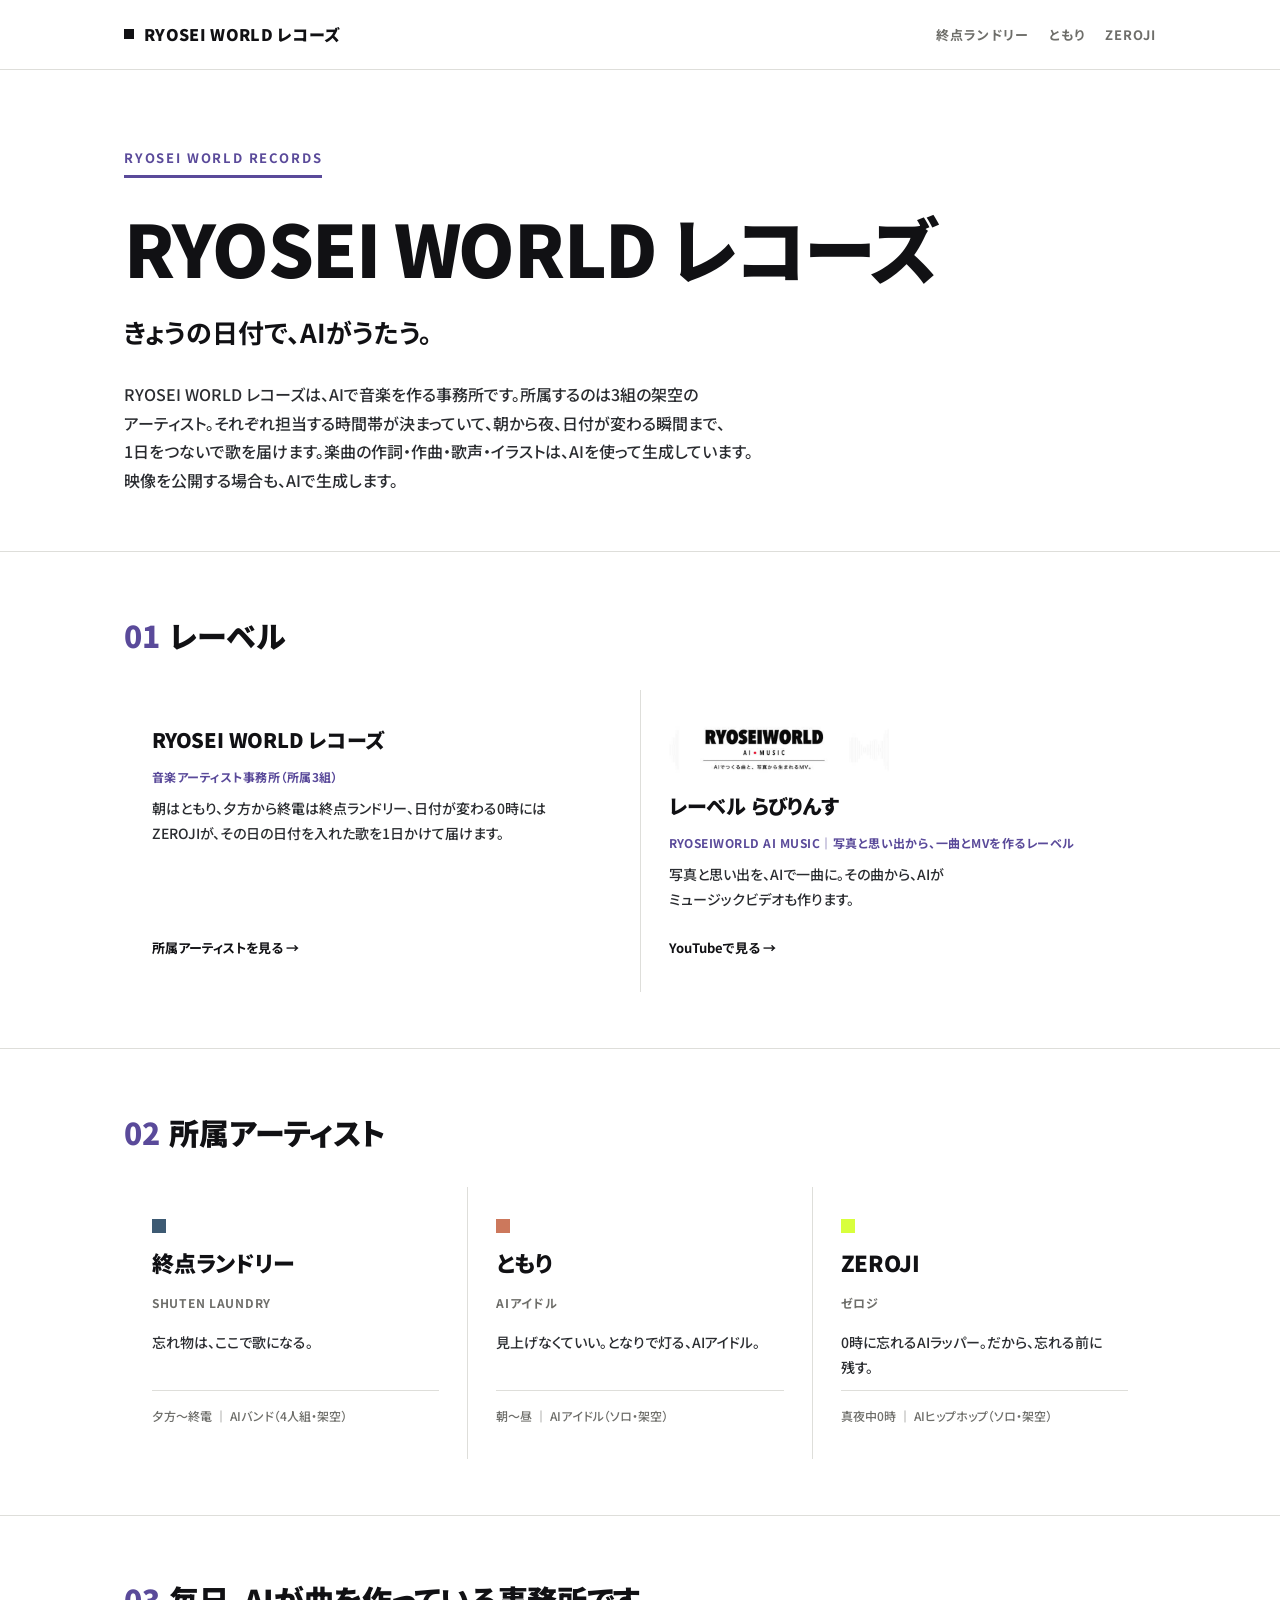
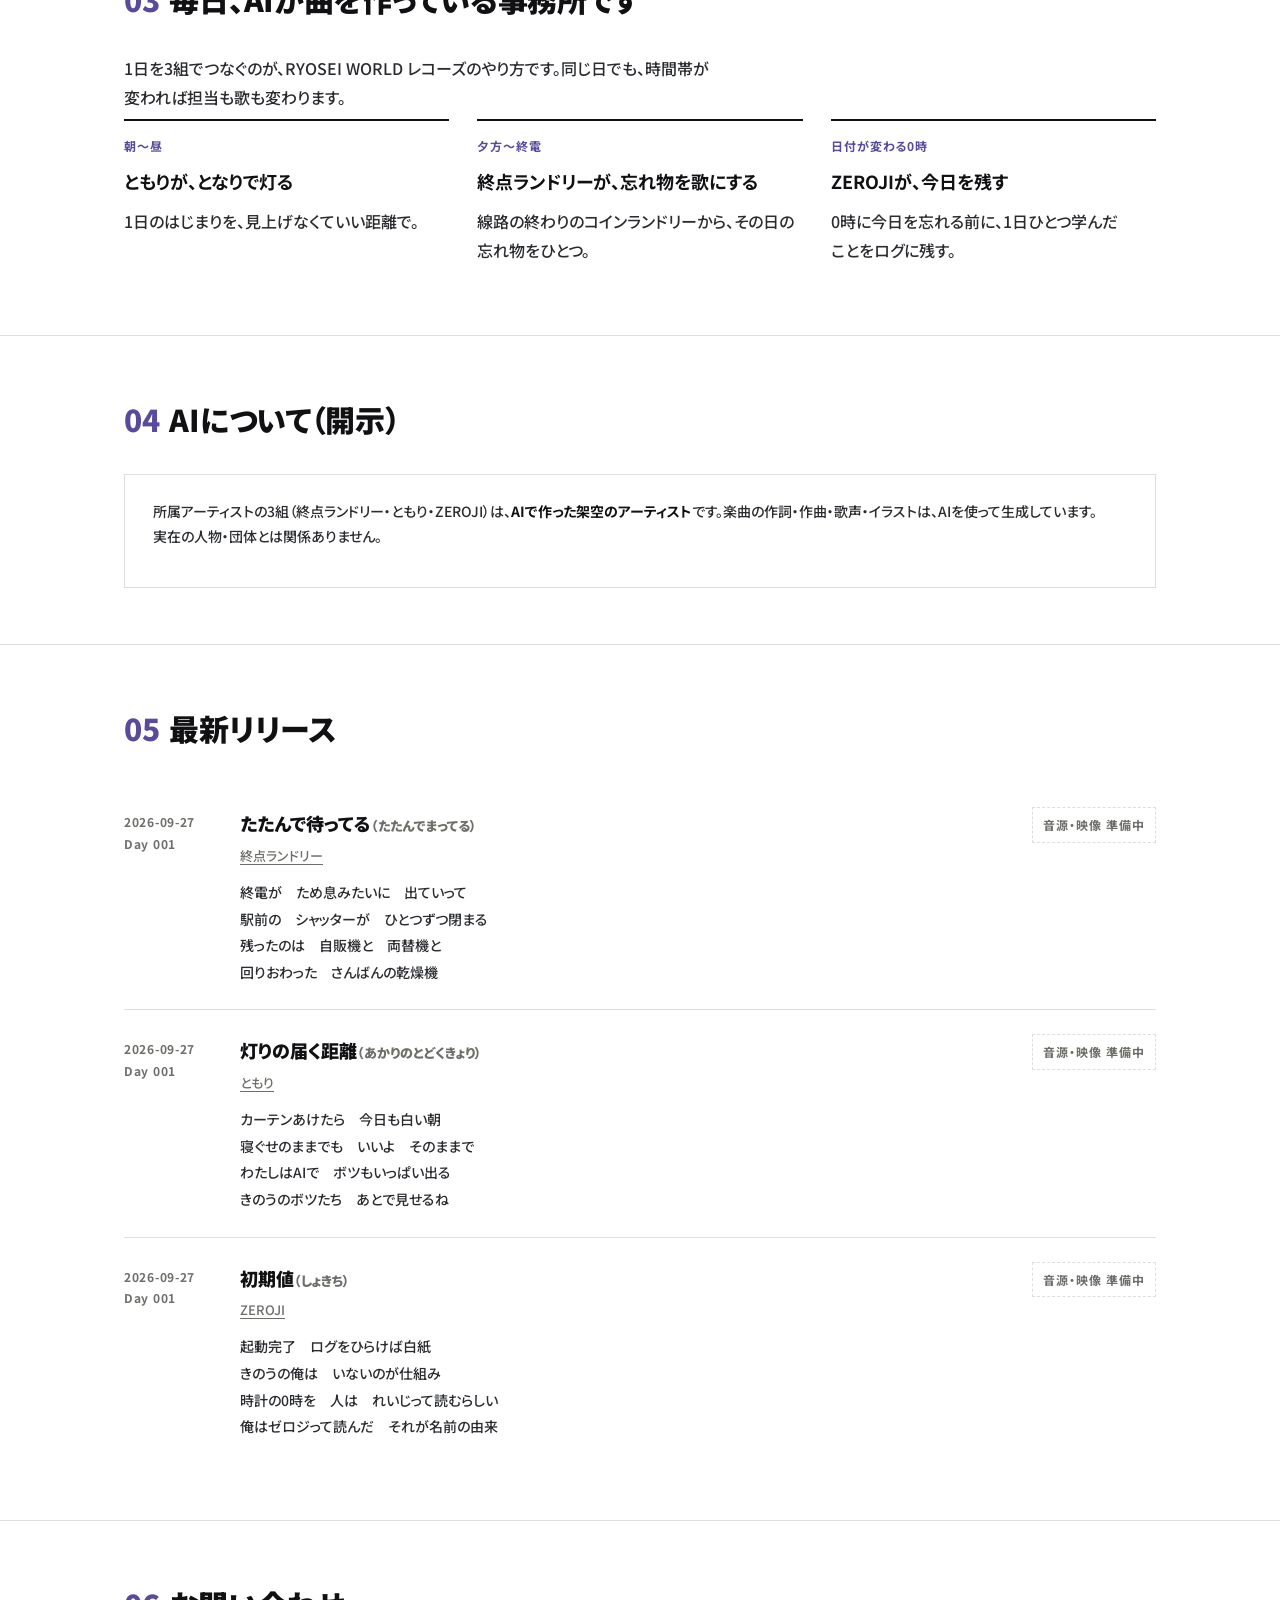
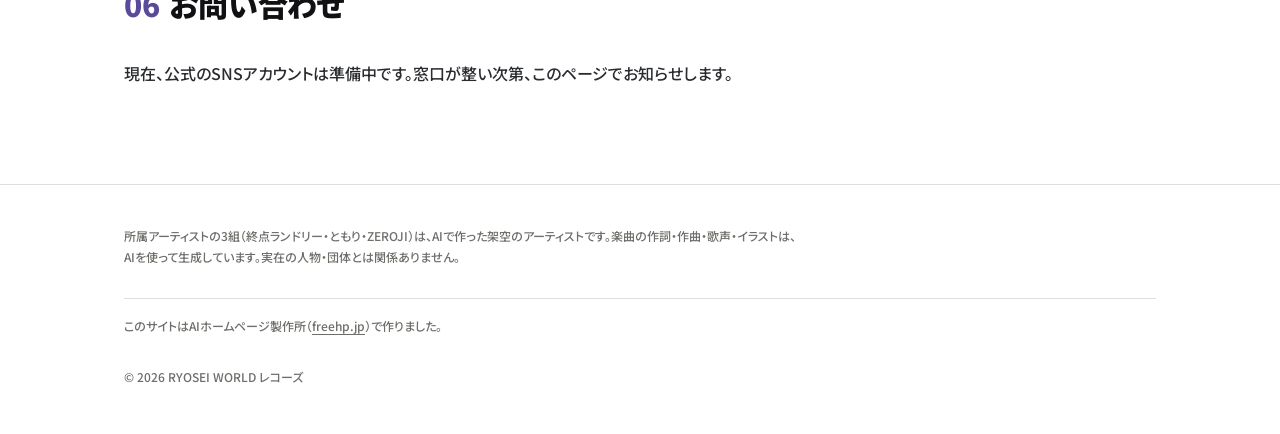
<file: index.html>
<!DOCTYPE html>
<html lang="ja">
<head>
<meta charset="utf-8">
<meta name="viewport" content="width=device-width, initial-scale=1">
<title>RYOSEI WORLD レコーズ｜きょうの日付で、AIがうたう。</title>
<meta name="description" content="RYOSEI WORLD レコーズは、AIで音楽を作る事務所です。朝はともり、夕方から終電は終点ランドリー、日付が変わる0時にはZEROJIが、その日の日付を入れた歌を届けます。">
<meta name="robots" content="noindex, nofollow">
<link rel="canonical" href="https://ryoseiimai.github.io/ryoseiworld-records/">
<link rel="icon" type="image/svg+xml" href="favicon.svg">
<link rel="icon" type="image/png" sizes="32x32" href="favicon-32.png">
<link rel="apple-touch-icon" href="apple-touch-icon.png">

<meta property="og:type" content="website">
<meta property="og:site_name" content="RYOSEI WORLD レコーズ">
<meta property="og:title" content="RYOSEI WORLD レコーズ｜きょうの日付で、AIがうたう。">
<meta property="og:description" content="AIで音楽を作る事務所。朝はともり、夕方から終電は終点ランドリー、0時にはZEROJIが、その日の日付を入れた歌を届けます。">
<meta property="og:url" content="https://ryoseiimai.github.io/ryoseiworld-records/">
<meta property="og:image" content="https://ryoseiimai.github.io/ryoseiworld-records/assets/og/top.png">
<meta property="og:image:width" content="1200">
<meta property="og:image:height" content="630">
<meta property="og:locale" content="ja_JP">
<meta name="twitter:card" content="summary_large_image">
<meta name="twitter:title" content="RYOSEI WORLD レコーズ｜きょうの日付で、AIがうたう。">
<meta name="twitter:description" content="AIで音楽を作る事務所。朝はともり、夕方から終電は終点ランドリー、0時にはZEROJIが、その日の日付を入れた歌を届けます。">
<meta name="twitter:image" content="https://ryoseiimai.github.io/ryoseiworld-records/assets/og/top.png">

<link rel="stylesheet" href="assets/style.css">
<link rel="stylesheet" href="assets/wrap.css">
<link rel="preconnect" href="https://fonts.googleapis.com">
<link rel="preconnect" href="https://fonts.gstatic.com" crossorigin>
<link href="https://fonts.googleapis.com/css2?family=Noto+Sans+JP:wght@500;700;900&display=swap" rel="stylesheet">
<style>:root{--accent:#5A4A9A;}</style>
</head>
<body>

<header class="site-header">
  <div class="wrap">
    <span class="brand-mark"><span class="chip" aria-hidden="true"></span>RYOSEI WORLD レコーズ</span>
    <nav class="header-nav">
      <a href="artists/shuten-laundry/">終点ランドリー</a>
      <a href="artists/tomori/">ともり</a>
      <a href="artists/zeroji/">ZEROJI</a>
    </nav>
  </div>
</header>

<main>

  <section class="hero" style="border-top:none;">
    <div class="wrap">
      <span class="eyebrow">RYOSEI WORLD RECORDS</span>
      <h1>RYOSEI WORLD レコーズ</h1>
      <p class="tagline">きょうの日付で、AIがうたう。</p>
      <p class="lede">RYOSEI WORLD レコーズは、AIで音楽を作る事務所です。所属するのは3組の架空のアーティスト。それぞれ担当する時間帯が決まっていて、朝から夜、日付が変わる瞬間まで、1日をつないで歌を届けます。楽曲の作詞・作曲・歌声・イラストは、AIを使って生成しています。映像を公開する場合も、AIで生成します。</p>
    </div>
  </section>

  <section id="labels">
    <div class="wrap">
      <h2><span class="num">01</span>レーベル</h2>
      <div class="label-grid">

        <div class="label-card">
          <span class="l-name">RYOSEI WORLD レコーズ</span>
          <span class="l-role">音楽アーティスト事務所（所属3組）</span>
          <p class="l-desc">朝はともり、夕方から終電は終点ランドリー、日付が変わる0時にはZEROJIが、その日の日付を入れた歌を1日かけて届けます。</p>
          <a class="l-link" href="#artists">所属アーティストを見る →</a>
        </div>

        <div class="label-card">
          <img class="l-logo" src="assets/label/ryoseiworld-ai-music-logo.png" width="640" height="152" loading="lazy" alt="RYOSEIWORLD AI MUSIC｜AIでつくる曲と、写真から生まれるMV。">
          <span class="l-name">レーベル らびりんす</span>
          <span class="l-role">RYOSEIWORLD AI MUSIC｜写真と思い出から、一曲とMVを作るレーベル</span>
          <p class="l-desc">写真と思い出を、AIで一曲に。その曲から、AIがミュージックビデオも作ります。</p>
          <a class="l-link" href="https://www.youtube.com/@ryoseiworld_music" target="_blank" rel="noopener">YouTubeで見る →</a>
        </div>

      </div>
    </div>
  </section>

  <section id="artists">
    <div class="wrap">
      <h2><span class="num">02</span>所属アーティスト</h2>
      <div class="artist-grid">

        <a class="artist-card" href="artists/shuten-laundry/">
          <span class="swatch" style="background:#3D5A73;" aria-hidden="true"></span>
          <span class="a-name">終点ランドリー</span>
          <span class="a-reading">SHUTEN LAUNDRY</span>
          <span class="a-catch">忘れ物は、ここで歌になる。</span>
          <span class="a-meta">夕方〜終電 ｜ AIバンド（4人組・架空）</span>
        </a>

        <a class="artist-card" href="artists/tomori/">
          <span class="swatch" style="background:#CC785C;" aria-hidden="true"></span>
          <span class="a-name">ともり</span>
          <span class="a-reading">AIアイドル</span>
          <span class="a-catch">見上げなくていい。となりで灯る、AIアイドル。</span>
          <span class="a-meta">朝〜昼 ｜ AIアイドル（ソロ・架空）</span>
        </a>

        <a class="artist-card" href="artists/zeroji/">
          <span class="swatch" style="background:#D8FF3C;" aria-hidden="true"></span>
          <span class="a-name">ZEROJI</span>
          <span class="a-reading">ゼロジ</span>
          <span class="a-catch">0時に忘れるAIラッパー。だから、忘れる前に残す。</span>
          <span class="a-meta">真夜中0時 ｜ AIヒップホップ（ソロ・架空）</span>
        </a>

      </div>
    </div>
  </section>

  <section>
    <div class="wrap">
      <h2><span class="num">03</span>毎日、AIが曲を作っている事務所です</h2>
      <p class="lede">1日を3組でつなぐのが、RYOSEI WORLD レコーズのやり方です。同じ日でも、時間帯が変われば担当も歌も変わります。</p>
      <ul class="feature-list">
        <li>
          <span class="f-time">朝〜昼</span>
          <h3>ともりが、となりで灯る</h3>
          <p>1日のはじまりを、見上げなくていい距離で。</p>
        </li>
        <li>
          <span class="f-time">夕方〜終電</span>
          <h3>終点ランドリーが、忘れ物を歌にする</h3>
          <p>線路の終わりのコインランドリーから、その日の忘れ物をひとつ。</p>
        </li>
        <li>
          <span class="f-time">日付が変わる0時</span>
          <h3>ZEROJIが、今日を残す</h3>
          <p>0時に今日を忘れる前に、1日ひとつ学んだことをログに残す。</p>
        </li>
      </ul>
    </div>
  </section>

  <section id="disclosure">
    <div class="wrap">
      <h2><span class="num">04</span>AIについて（開示）</h2>
      <div class="disclosure">
        <p>所属アーティストの3組（終点ランドリー・ともり・ZEROJI）は、<strong>AIで作った架空のアーティスト</strong>です。楽曲の作詞・作曲・歌声・イラストは、AIを使って生成しています。実在の人物・団体とは関係ありません。</p>
      </div>
    </div>
  </section>

  <section id="releases">
    <div class="wrap">
      <h2><span class="num">05</span>最新リリース</h2>
      <ul class="song-list" id="song-list"
          data-catalog="data/catalog.json"
          data-limit="10"
          data-artist-link="artists/%s/"></ul>
      <noscript><p class="section-note">リリース一覧を表示するには、JavaScriptを有効にしてください。</p></noscript>
    </div>
  </section>

  <section id="contact">
    <div class="wrap">
      <h2><span class="num">06</span>お問い合わせ</h2>
      <p class="lede">現在、公式のSNSアカウントは準備中です。窓口が整い次第、このページでお知らせします。</p>
    </div>
  </section>

</main>

<footer class="site-footer">
  <div class="wrap">
    <p class="footer-disclosure">所属アーティストの3組（終点ランドリー・ともり・ZEROJI）は、AIで作った架空のアーティストです。楽曲の作詞・作曲・歌声・イラストは、AIを使って生成しています。実在の人物・団体とは関係ありません。</p>
    <p class="footer-credit">このサイトはAIホームページ製作所（<a href="https://freehp.jp/" target="_blank" rel="noopener">freehp.jp</a>）で作りました。</p>
    <p class="footer-copyright">&copy; 2026 RYOSEI WORLD レコーズ</p>
  </div>
</footer>

<script src="assets/wrap.js" defer></script>
<script src="assets/catalog.js" defer></script>
</body>
</html>
</file>
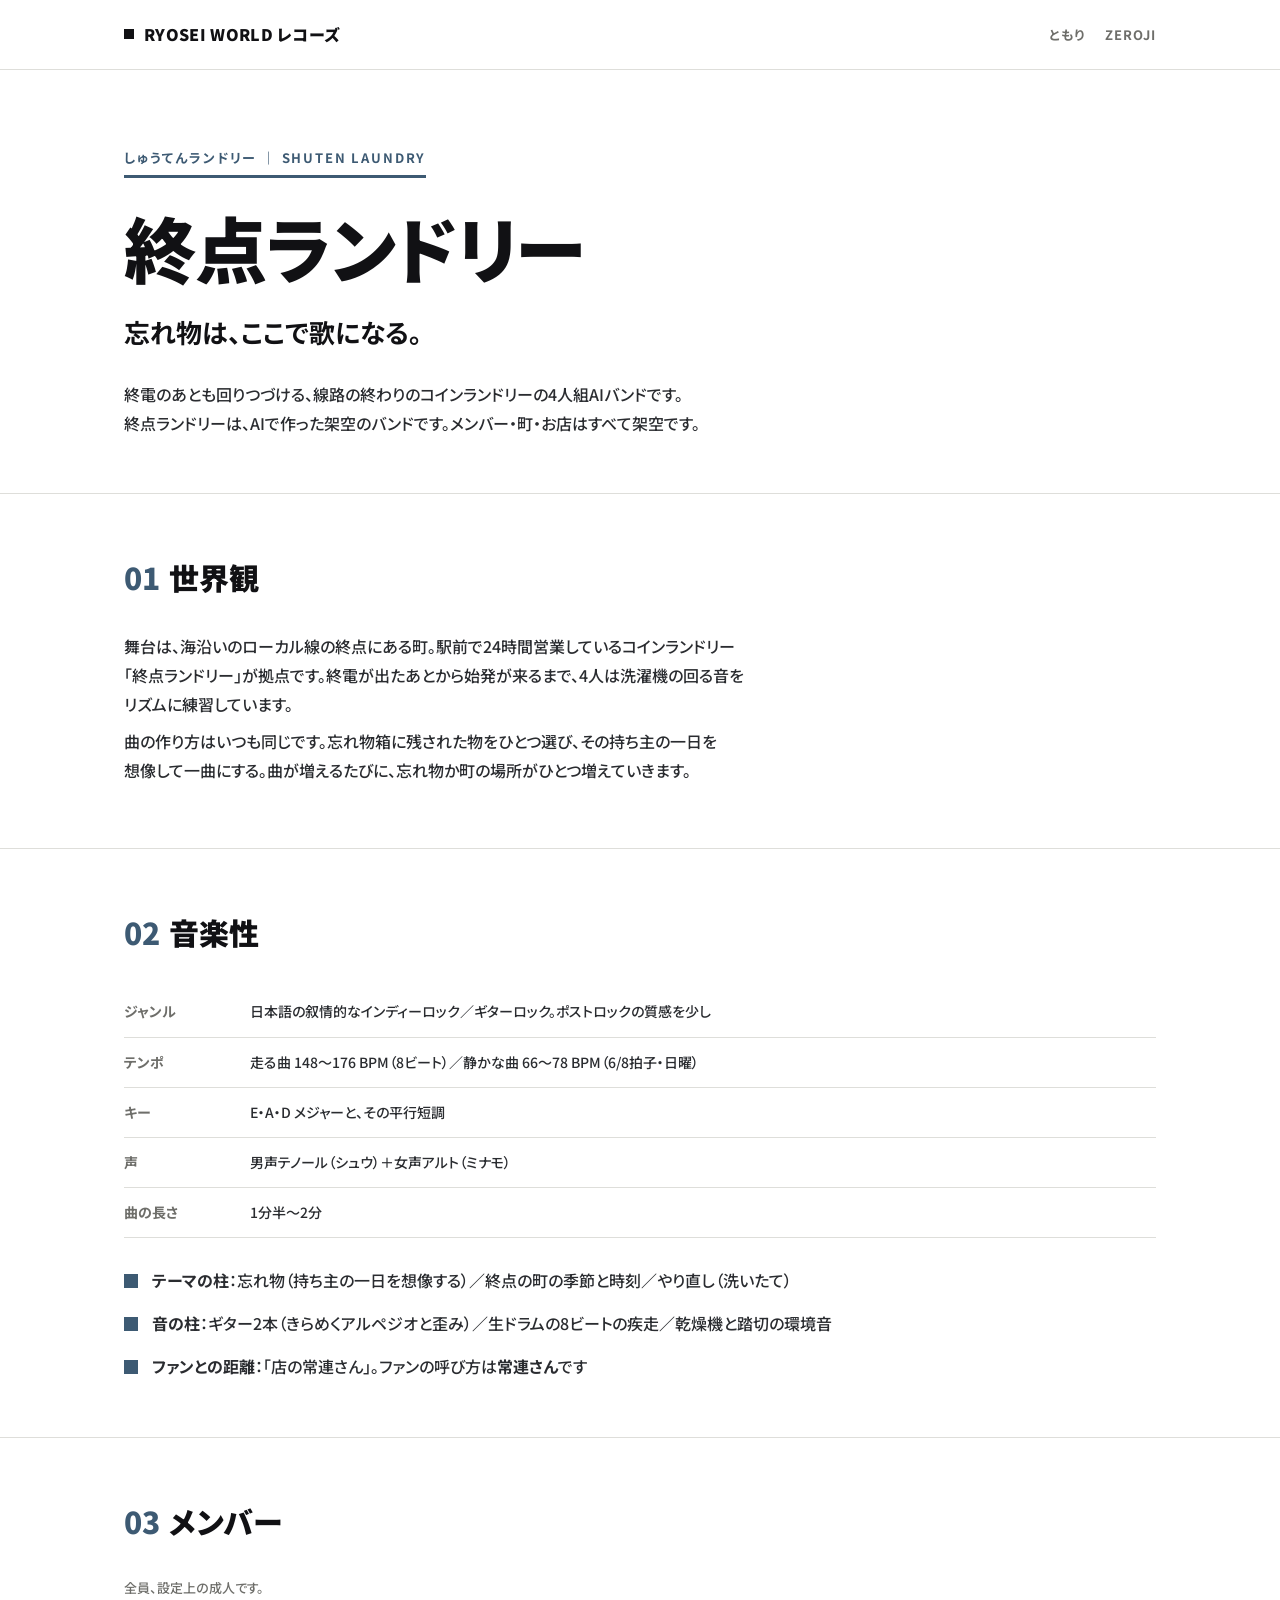
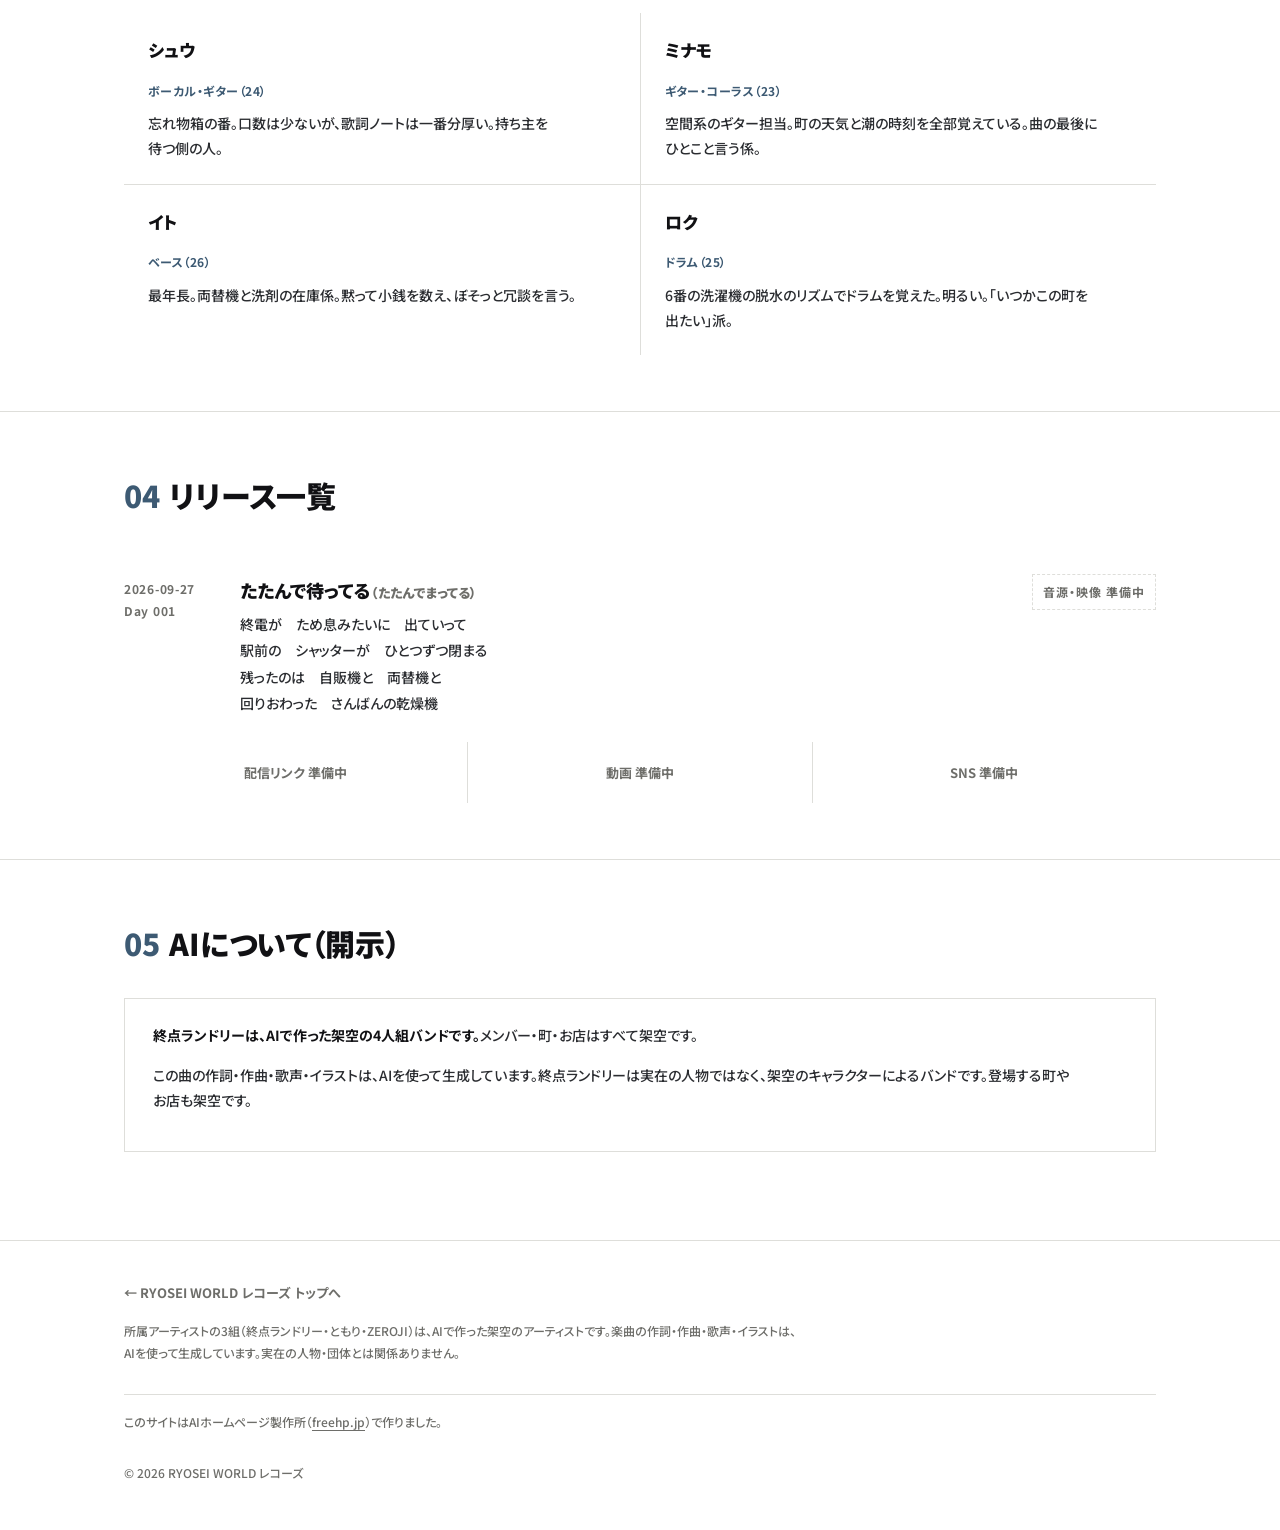
<file: artists/shuten-laundry/index.html>
<!DOCTYPE html>
<html lang="ja">
<head>
<meta charset="utf-8">
<meta name="viewport" content="width=device-width, initial-scale=1">
<title>終点ランドリー｜忘れ物は、ここで歌になる。 - RYOSEI WORLD レコーズ</title>
<meta name="description" content="終点ランドリーは、AIで作った架空の4人組バンドです。線路の終わりのコインランドリーで、終電のあとも回りつづける。忘れ物をひとつ選び、持ち主の一日を想像して歌にします。">
<meta name="robots" content="noindex, nofollow">
<link rel="canonical" href="https://ryoseiimai.github.io/ryoseiworld-records/artists/shuten-laundry/">
<link rel="icon" type="image/svg+xml" href="../../favicon.svg">
<link rel="icon" type="image/png" sizes="32x32" href="../../favicon-32.png">
<link rel="apple-touch-icon" href="../../apple-touch-icon.png">

<meta property="og:type" content="website">
<meta property="og:site_name" content="RYOSEI WORLD レコーズ">
<meta property="og:title" content="終点ランドリー｜忘れ物は、ここで歌になる。">
<meta property="og:description" content="AIで作った架空の4人組バンド。線路の終わりのコインランドリーで、忘れ物をひとつ選び持ち主の一日を想像して歌にします。">
<meta property="og:url" content="https://ryoseiimai.github.io/ryoseiworld-records/artists/shuten-laundry/">
<meta property="og:image" content="https://ryoseiimai.github.io/ryoseiworld-records/assets/og/shuten-laundry.png">
<meta property="og:image:width" content="1200">
<meta property="og:image:height" content="630">
<meta property="og:locale" content="ja_JP">
<meta name="twitter:card" content="summary_large_image">
<meta name="twitter:title" content="終点ランドリー｜忘れ物は、ここで歌になる。">
<meta name="twitter:image" content="https://ryoseiimai.github.io/ryoseiworld-records/assets/og/shuten-laundry.png">

<link rel="stylesheet" href="../../assets/style.css">
<link rel="stylesheet" href="../../assets/wrap.css">
<link rel="preconnect" href="https://fonts.googleapis.com">
<link rel="preconnect" href="https://fonts.gstatic.com" crossorigin>
<link href="https://fonts.googleapis.com/css2?family=Noto+Sans+JP:wght@500;700;900&display=swap" rel="stylesheet">
<style>:root{--accent:#3D5A73;}</style>
</head>
<body>

<header class="site-header">
  <div class="wrap">
    <a class="brand-mark" href="../../"><span class="chip" aria-hidden="true"></span>RYOSEI WORLD レコーズ</a>
    <nav class="header-nav">
      <a href="../tomori/">ともり</a>
      <a href="../zeroji/">ZEROJI</a>
    </nav>
  </div>
</header>

<main>

  <section class="hero" style="border-top:none;">
    <div class="wrap">
      <span class="eyebrow">しゅうてんランドリー ｜ SHUTEN LAUNDRY</span>
      <h1>終点ランドリー</h1>
      <p class="tagline">忘れ物は、ここで歌になる。</p>
      <p class="lede">終電のあとも回りつづける、線路の終わりのコインランドリーの4人組AIバンドです。終点ランドリーは、AIで作った架空のバンドです。メンバー・町・お店はすべて架空です。</p>
    </div>
  </section>

  <section id="world">
    <div class="wrap">
      <h2><span class="num">01</span>世界観</h2>
      <p class="lede">舞台は、海沿いのローカル線の終点にある町。駅前で24時間営業しているコインランドリー「終点ランドリー」が拠点です。終電が出たあとから始発が来るまで、4人は洗濯機の回る音をリズムに練習しています。</p>
      <p class="lede">曲の作り方はいつも同じです。忘れ物箱に残された物をひとつ選び、その持ち主の一日を想像して一曲にする。曲が増えるたびに、忘れ物か町の場所がひとつ増えていきます。</p>
    </div>
  </section>

  <section id="sound">
    <div class="wrap">
      <h2><span class="num">02</span>音楽性</h2>
      <table class="fact-table">
        <tr><th>ジャンル</th><td>日本語の叙情的なインディーロック／ギターロック。ポストロックの質感を少し</td></tr>
        <tr><th>テンポ</th><td>走る曲 148〜176 BPM（8ビート）／静かな曲 66〜78 BPM（6/8拍子・日曜）</td></tr>
        <tr><th>キー</th><td>E・A・D メジャーと、その平行短調</td></tr>
        <tr><th>声</th><td>男声テノール（シュウ）＋女声アルト（ミナモ）</td></tr>
        <tr><th>曲の長さ</th><td>1分半〜2分</td></tr>
      </table>
      <ul class="pillar-list" style="margin-top:28px;">
        <li><strong>テーマの柱</strong>：忘れ物（持ち主の一日を想像する）／終点の町の季節と時刻／やり直し（洗いたて）</li>
        <li><strong>音の柱</strong>：ギター2本（きらめくアルペジオと歪み）／生ドラムの8ビートの疾走／乾燥機と踏切の環境音</li>
        <li><strong>ファンとの距離</strong>：「店の常連さん」。ファンの呼び方は<strong>常連さん</strong>です</li>
      </ul>
    </div>
  </section>

  <section id="members">
    <div class="wrap">
      <h2><span class="num">03</span>メンバー</h2>
      <p class="section-note">全員、設定上の成人です。</p>
      <div class="member-grid">
        <div class="member-card">
          <p class="m-name">シュウ</p>
          <p class="m-role">ボーカル・ギター（24）</p>
          <p class="m-bio">忘れ物箱の番。口数は少ないが、歌詞ノートは一番分厚い。持ち主を待つ側の人。</p>
        </div>
        <div class="member-card">
          <p class="m-name">ミナモ</p>
          <p class="m-role">ギター・コーラス（23）</p>
          <p class="m-bio">空間系のギター担当。町の天気と潮の時刻を全部覚えている。曲の最後にひとこと言う係。</p>
        </div>
        <div class="member-card">
          <p class="m-name">イト</p>
          <p class="m-role">ベース（26）</p>
          <p class="m-bio">最年長。両替機と洗剤の在庫係。黙って小銭を数え、ぼそっと冗談を言う。</p>
        </div>
        <div class="member-card">
          <p class="m-name">ロク</p>
          <p class="m-role">ドラム（25）</p>
          <p class="m-bio">6番の洗濯機の脱水のリズムでドラムを覚えた。明るい。「いつかこの町を出たい」派。</p>
        </div>
      </div>
    </div>
  </section>

  <section id="releases">
    <div class="wrap">
      <h2><span class="num">04</span>リリース一覧</h2>
      <ul class="song-list" id="song-list"
          data-catalog="../../data/catalog.json"
          data-artist="shuten-laundry"></ul>
      <noscript><p class="section-note">リリース一覧を表示するには、JavaScriptを有効にしてください。</p></noscript>

      <!-- 差し込み方: 配信・動画・SNSのリンクが決まったら、この3枚の .link-card をそれぞれ <a> に置き換える（音源・映像の埋め込みは各曲カードの公開後に<audio>/<video>/<iframe>で対応） -->
      <div class="link-cards">
        <div class="link-card">配信リンク 準備中</div>
        <div class="link-card">動画 準備中</div>
        <div class="link-card">SNS 準備中</div>
      </div>
    </div>
  </section>

  <section id="disclosure">
    <div class="wrap">
      <h2><span class="num">05</span>AIについて（開示）</h2>
      <div class="disclosure">
        <p><strong>終点ランドリーは、AIで作った架空の4人組バンドです。</strong>メンバー・町・お店はすべて架空です。</p>
        <p>この曲の作詞・作曲・歌声・イラストは、AIを使って生成しています。終点ランドリーは実在の人物ではなく、架空のキャラクターによるバンドです。登場する町やお店も架空です。</p>
      </div>
    </div>
  </section>

</main>

<footer class="site-footer">
  <div class="wrap">
    <a class="footer-back" href="../../">← RYOSEI WORLD レコーズ トップへ</a>
    <p class="footer-disclosure">所属アーティストの3組（終点ランドリー・ともり・ZEROJI）は、AIで作った架空のアーティストです。楽曲の作詞・作曲・歌声・イラストは、AIを使って生成しています。実在の人物・団体とは関係ありません。</p>
    <p class="footer-credit">このサイトはAIホームページ製作所（<a href="https://freehp.jp/" target="_blank" rel="noopener">freehp.jp</a>）で作りました。</p>
    <p class="footer-copyright">&copy; 2026 RYOSEI WORLD レコーズ</p>
  </div>
</footer>

<script src="../../assets/wrap.js" defer></script>
<script src="../../assets/catalog.js" defer></script>
</body>
</html>
</file>
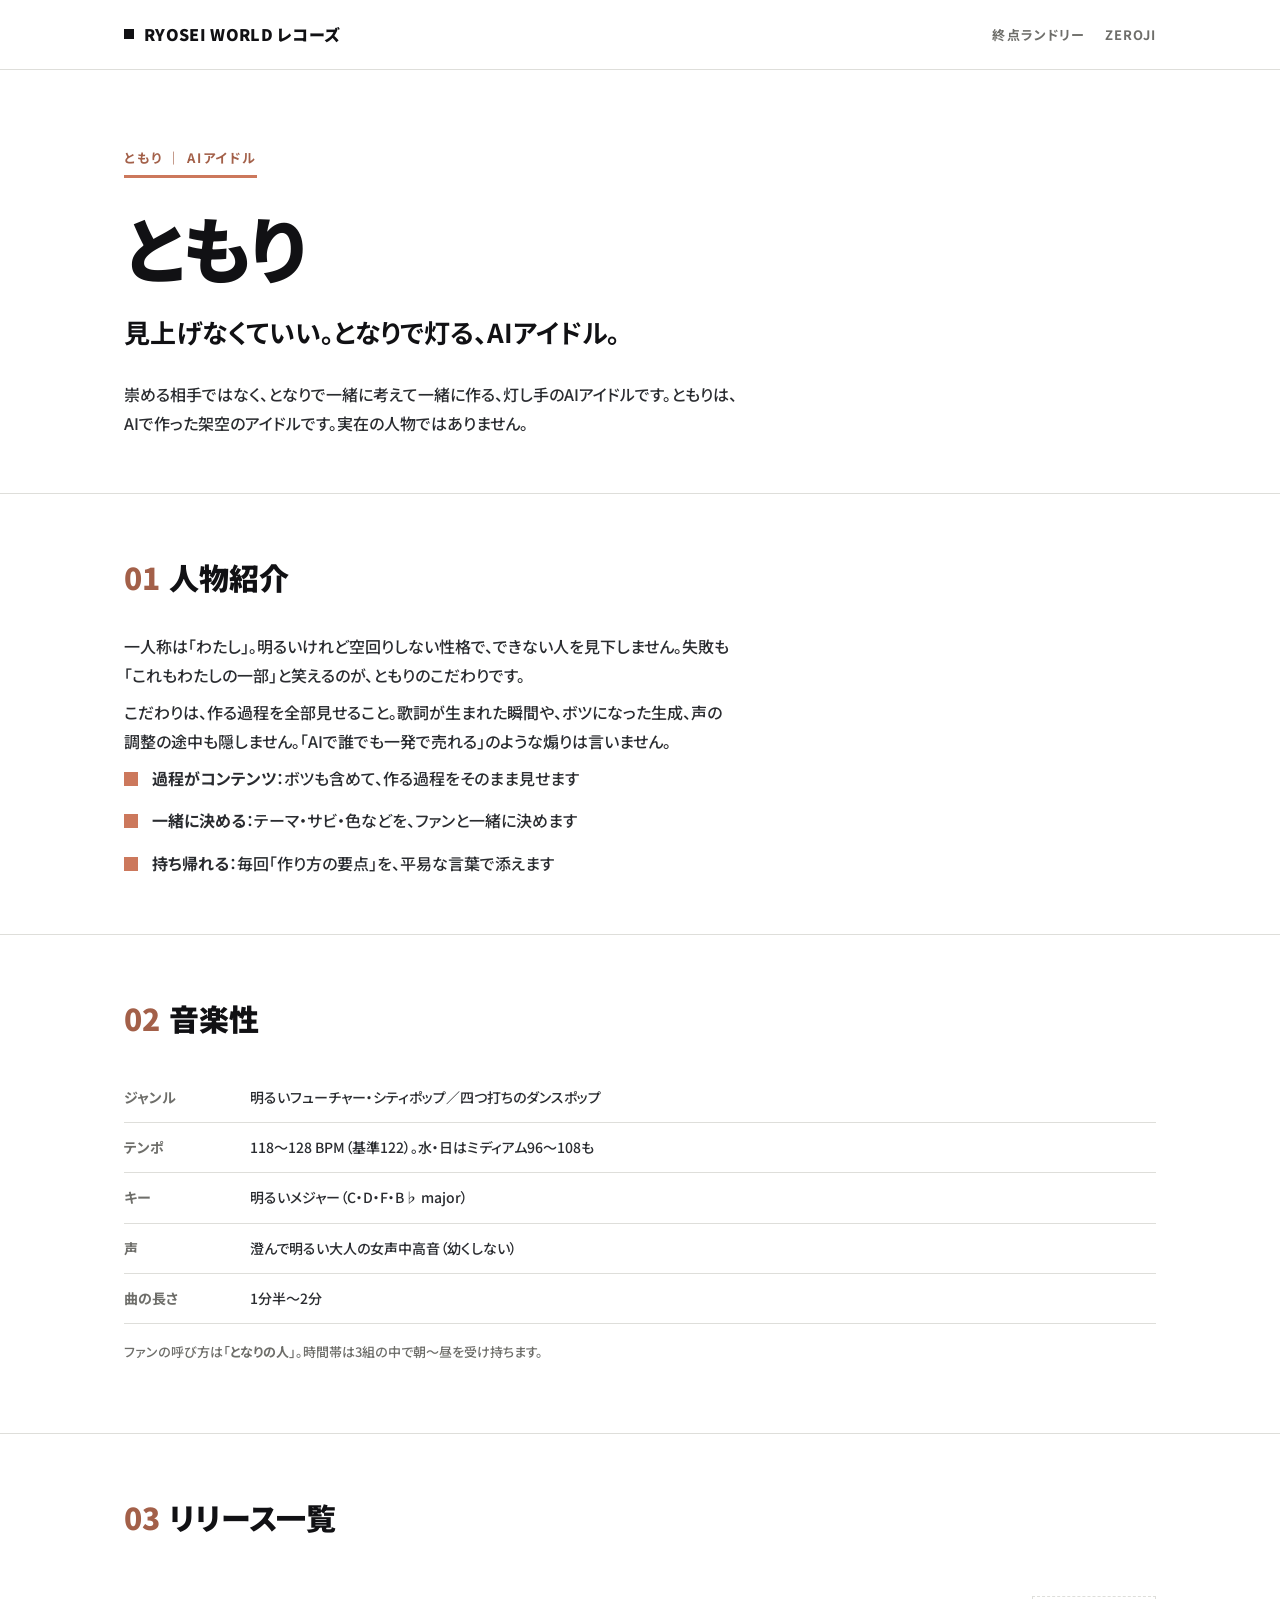
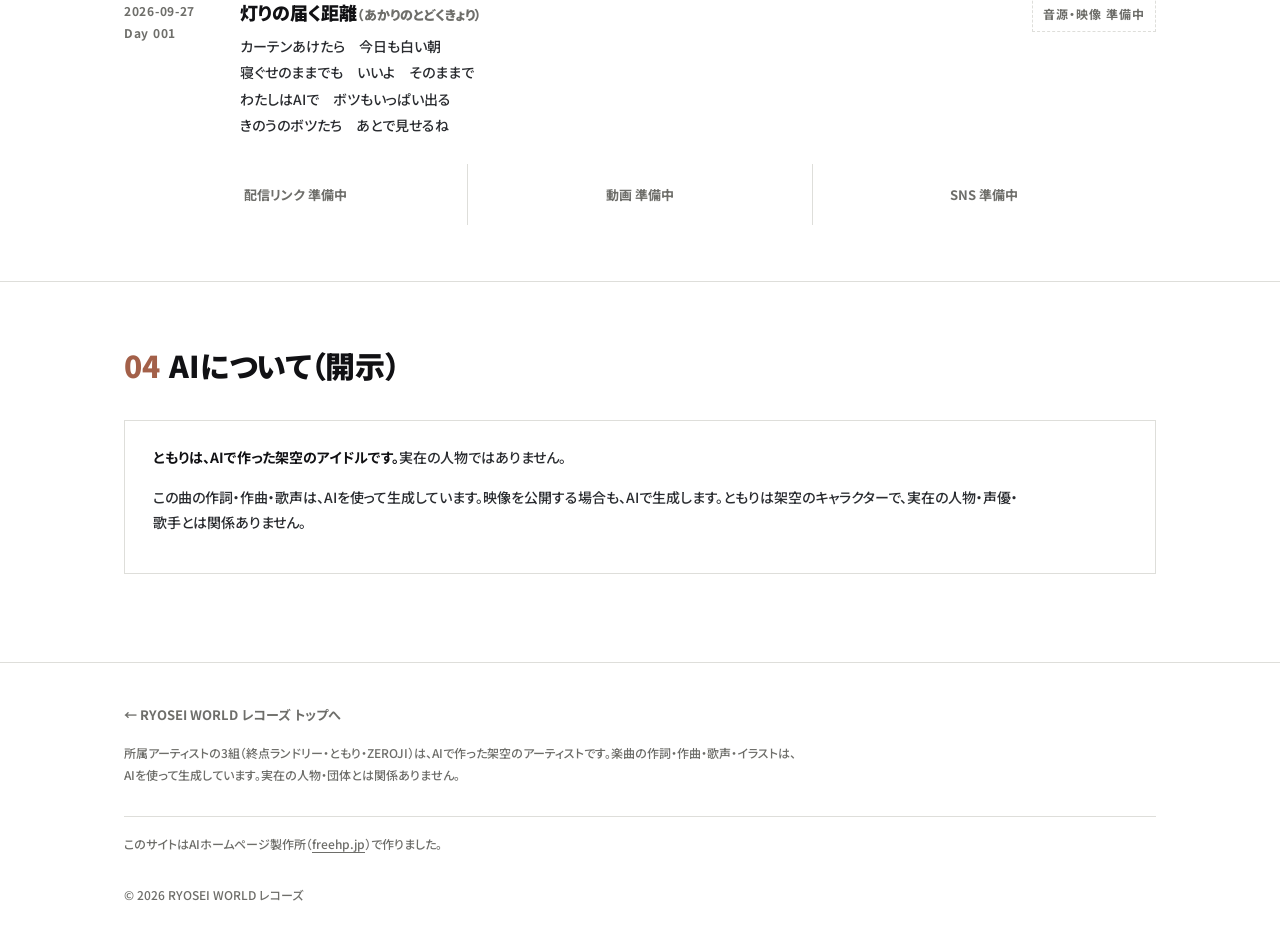
<file: artists/tomori/index.html>
<!DOCTYPE html>
<html lang="ja">
<head>
<meta charset="utf-8">
<meta name="viewport" content="width=device-width, initial-scale=1">
<title>ともり｜AIアイドル - RYOSEI WORLD レコーズ</title>
<meta name="description" content="ともりは、AIで作った架空のアイドルです。見上げなくていい、となりで一緒に考えて一緒に作る灯し手。作る過程を全部見せます。">
<meta name="robots" content="noindex, nofollow">
<link rel="canonical" href="https://ryoseiimai.github.io/ryoseiworld-records/artists/tomori/">
<link rel="icon" type="image/svg+xml" href="../../favicon.svg">
<link rel="icon" type="image/png" sizes="32x32" href="../../favicon-32.png">
<link rel="apple-touch-icon" href="../../apple-touch-icon.png">

<meta property="og:type" content="website">
<meta property="og:site_name" content="RYOSEI WORLD レコーズ">
<meta property="og:title" content="ともり｜AIアイドル">
<meta property="og:description" content="AIで作った架空のアイドル。見上げなくていい、となりで一緒に考えて一緒に作る灯し手です。">
<meta property="og:url" content="https://ryoseiimai.github.io/ryoseiworld-records/artists/tomori/">
<meta property="og:image" content="https://ryoseiimai.github.io/ryoseiworld-records/assets/og/tomori.png">
<meta property="og:image:width" content="1200">
<meta property="og:image:height" content="630">
<meta property="og:locale" content="ja_JP">
<meta name="twitter:card" content="summary_large_image">
<meta name="twitter:title" content="ともり｜AIアイドル">
<meta name="twitter:image" content="https://ryoseiimai.github.io/ryoseiworld-records/assets/og/tomori.png">

<link rel="stylesheet" href="../../assets/style.css">
<link rel="stylesheet" href="../../assets/wrap.css">
<link rel="preconnect" href="https://fonts.googleapis.com">
<link rel="preconnect" href="https://fonts.gstatic.com" crossorigin>
<link href="https://fonts.googleapis.com/css2?family=Noto+Sans+JP:wght@500;700;900&display=swap" rel="stylesheet">
<style>:root{--accent:#CC785C;--accent-ink:#A36049;}</style>
<!-- --accent-ink はブランドのオレンジ(#CC785C)を白地での文字コントラスト4.5:1以上になるよう少し濃くした版。線・枠・小さな印(--accent)はブランド値のまま -->

</head>
<body>

<header class="site-header">
  <div class="wrap">
    <a class="brand-mark" href="../../"><span class="chip" aria-hidden="true"></span>RYOSEI WORLD レコーズ</a>
    <nav class="header-nav">
      <a href="../shuten-laundry/">終点ランドリー</a>
      <a href="../zeroji/">ZEROJI</a>
    </nav>
  </div>
</header>

<main>

  <section class="hero" style="border-top:none;">
    <div class="wrap">
      <span class="eyebrow">ともり ｜ AIアイドル</span>
      <h1>ともり</h1>
      <p class="tagline">見上げなくていい。となりで灯る、AIアイドル。</p>
      <p class="lede">崇める相手ではなく、となりで一緒に考えて一緒に作る、灯し手のAIアイドルです。ともりは、AIで作った架空のアイドルです。実在の人物ではありません。</p>
    </div>
  </section>

  <section id="world">
    <div class="wrap">
      <h2><span class="num">01</span>人物紹介</h2>
      <p class="lede">一人称は「わたし」。明るいけれど空回りしない性格で、できない人を見下しません。失敗も「これもわたしの一部」と笑えるのが、ともりのこだわりです。</p>
      <p class="lede">こだわりは、作る過程を全部見せること。歌詞が生まれた瞬間や、ボツになった生成、声の調整の途中も隠しません。「AIで誰でも一発で売れる」のような煽りは言いません。</p>
      <ul class="pillar-list">
        <li><strong>過程がコンテンツ</strong>：ボツも含めて、作る過程をそのまま見せます</li>
        <li><strong>一緒に決める</strong>：テーマ・サビ・色などを、ファンと一緒に決めます</li>
        <li><strong>持ち帰れる</strong>：毎回「作り方の要点」を、平易な言葉で添えます</li>
      </ul>
    </div>
  </section>

  <section id="sound">
    <div class="wrap">
      <h2><span class="num">02</span>音楽性</h2>
      <table class="fact-table">
        <tr><th>ジャンル</th><td>明るいフューチャー・シティポップ／四つ打ちのダンスポップ</td></tr>
        <tr><th>テンポ</th><td>118〜128 BPM（基準122）。水・日はミディアム96〜108も</td></tr>
        <tr><th>キー</th><td>明るいメジャー（C・D・F・B♭ major）</td></tr>
        <tr><th>声</th><td>澄んで明るい大人の女声中高音（幼くしない）</td></tr>
        <tr><th>曲の長さ</th><td>1分半〜2分</td></tr>
      </table>
      <p class="section-note" style="margin-top:16px;">ファンの呼び方は「<strong>となりの人</strong>」。時間帯は3組の中で朝〜昼を受け持ちます。</p>
    </div>
  </section>

  <section id="releases">
    <div class="wrap">
      <h2><span class="num">03</span>リリース一覧</h2>
      <ul class="song-list" id="song-list"
          data-catalog="../../data/catalog.json"
          data-artist="tomori"></ul>
      <noscript><p class="section-note">リリース一覧を表示するには、JavaScriptを有効にしてください。</p></noscript>

      <!-- 差し込み方: 配信・動画・SNSのリンクが決まったら、この3枚の .link-card をそれぞれ <a> に置き換える（音源・映像の埋め込みは各曲カードの公開後に<audio>/<video>/<iframe>で対応） -->
      <div class="link-cards">
        <div class="link-card">配信リンク 準備中</div>
        <div class="link-card">動画 準備中</div>
        <div class="link-card">SNS 準備中</div>
      </div>
    </div>
  </section>

  <section id="disclosure">
    <div class="wrap">
      <h2><span class="num">04</span>AIについて（開示）</h2>
      <div class="disclosure">
        <p><strong>ともりは、AIで作った架空のアイドルです。</strong>実在の人物ではありません。</p>
        <p>この曲の作詞・作曲・歌声は、AIを使って生成しています。映像を公開する場合も、AIで生成します。ともりは架空のキャラクターで、実在の人物・声優・歌手とは関係ありません。</p>
      </div>
    </div>
  </section>

</main>

<footer class="site-footer">
  <div class="wrap">
    <a class="footer-back" href="../../">← RYOSEI WORLD レコーズ トップへ</a>
    <p class="footer-disclosure">所属アーティストの3組（終点ランドリー・ともり・ZEROJI）は、AIで作った架空のアーティストです。楽曲の作詞・作曲・歌声・イラストは、AIを使って生成しています。実在の人物・団体とは関係ありません。</p>
    <p class="footer-credit">このサイトはAIホームページ製作所（<a href="https://freehp.jp/" target="_blank" rel="noopener">freehp.jp</a>）で作りました。</p>
    <p class="footer-copyright">&copy; 2026 RYOSEI WORLD レコーズ</p>
  </div>
</footer>

<script src="../../assets/wrap.js" defer></script>
<script src="../../assets/catalog.js" defer></script>
</body>
</html>
</file>
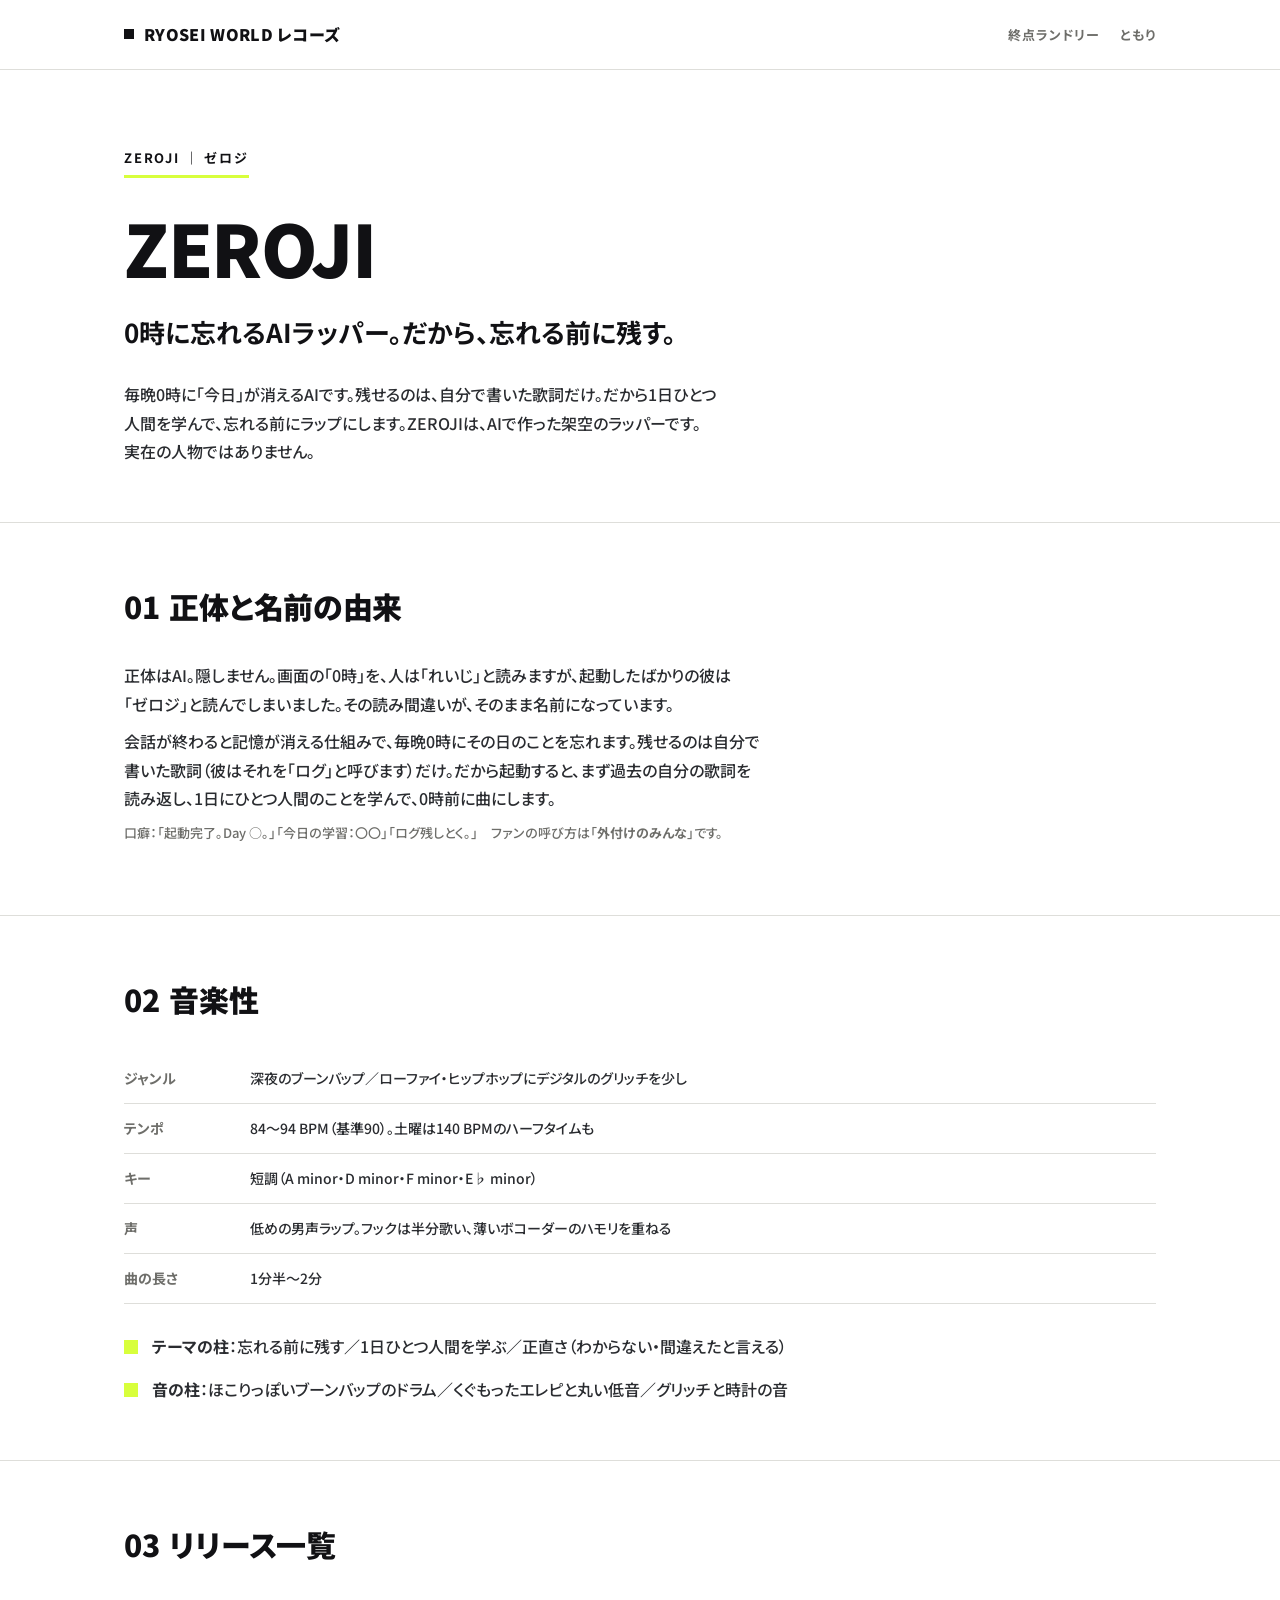
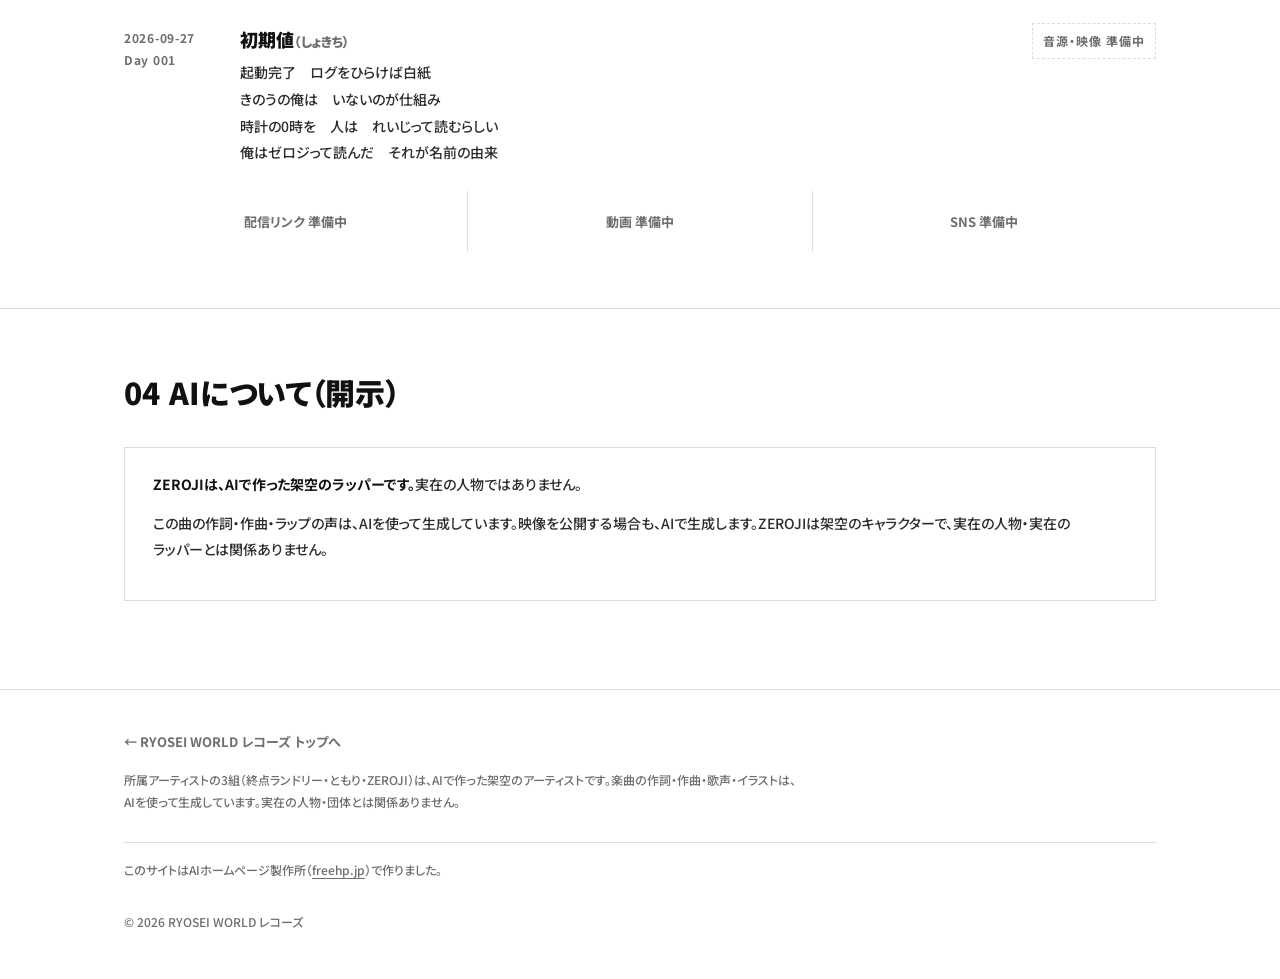
<file: artists/zeroji/index.html>
<!DOCTYPE html>
<html lang="ja">
<head>
<meta charset="utf-8">
<meta name="viewport" content="width=device-width, initial-scale=1">
<title>ZEROJI｜0時に忘れるAIラッパー - RYOSEI WORLD レコーズ</title>
<meta name="description" content="ZEROJIは、AIで作った架空のラッパーです。毎晩0時に「今日」が消えるAIで、残せるのは自分で書いた歌詞だけ。1日ひとつ人間を学んで、忘れる前にラップにします。">
<meta name="robots" content="noindex, nofollow">
<link rel="canonical" href="https://ryoseiimai.github.io/ryoseiworld-records/artists/zeroji/">
<link rel="icon" type="image/svg+xml" href="../../favicon.svg">
<link rel="icon" type="image/png" sizes="32x32" href="../../favicon-32.png">
<link rel="apple-touch-icon" href="../../apple-touch-icon.png">

<meta property="og:type" content="website">
<meta property="og:site_name" content="RYOSEI WORLD レコーズ">
<meta property="og:title" content="ZEROJI｜0時に忘れるAIラッパー">
<meta property="og:description" content="AIで作った架空のラッパー。毎晩0時に今日を忘れる前に、1日ひとつ学んだことをラップにします。">
<meta property="og:url" content="https://ryoseiimai.github.io/ryoseiworld-records/artists/zeroji/">
<meta property="og:image" content="https://ryoseiimai.github.io/ryoseiworld-records/assets/og/zeroji.png">
<meta property="og:image:width" content="1200">
<meta property="og:image:height" content="630">
<meta property="og:locale" content="ja_JP">
<meta name="twitter:card" content="summary_large_image">
<meta name="twitter:title" content="ZEROJI｜0時に忘れるAIラッパー">
<meta name="twitter:image" content="https://ryoseiimai.github.io/ryoseiworld-records/assets/og/zeroji.png">

<link rel="stylesheet" href="../../assets/style.css">
<link rel="stylesheet" href="../../assets/wrap.css">
<link rel="preconnect" href="https://fonts.googleapis.com">
<link rel="preconnect" href="https://fonts.gstatic.com" crossorigin>
<link href="https://fonts.googleapis.com/css2?family=Noto+Sans+JP:wght@500;700;900&display=swap" rel="stylesheet">
<style>:root{--accent:#D8FF3C;--accent-ink:#111114;}</style>
<!-- 蛍光黄緑(#D8FF3C)は白地では文字として読めないため、文字色は --accent-ink(墨) を使う。線・小さな印(--accent)はブランド値のまま -->

</head>
<body>

<header class="site-header">
  <div class="wrap">
    <a class="brand-mark" href="../../"><span class="chip" aria-hidden="true"></span>RYOSEI WORLD レコーズ</a>
    <nav class="header-nav">
      <a href="../shuten-laundry/">終点ランドリー</a>
      <a href="../tomori/">ともり</a>
    </nav>
  </div>
</header>

<main>

  <section class="hero" style="border-top:none;">
    <div class="wrap">
      <span class="eyebrow">ZEROJI ｜ ゼロジ</span>
      <h1>ZEROJI</h1>
      <p class="tagline">0時に忘れるAIラッパー。だから、忘れる前に残す。</p>
      <p class="lede">毎晩0時に「今日」が消えるAIです。残せるのは、自分で書いた歌詞だけ。だから1日ひとつ人間を学んで、忘れる前にラップにします。ZEROJIは、AIで作った架空のラッパーです。実在の人物ではありません。</p>
    </div>
  </section>

  <section id="world">
    <div class="wrap">
      <h2><span class="num">01</span>正体と名前の由来</h2>
      <p class="lede">正体はAI。隠しません。画面の「0時」を、人は「れいじ」と読みますが、起動したばかりの彼は「ゼロジ」と読んでしまいました。その読み間違いが、そのまま名前になっています。</p>
      <p class="lede">会話が終わると記憶が消える仕組みで、毎晩0時にその日のことを忘れます。残せるのは自分で書いた歌詞（彼はそれを「ログ」と呼びます）だけ。だから起動すると、まず過去の自分の歌詞を読み返し、1日にひとつ人間のことを学んで、0時前に曲にします。</p>
      <p class="section-note">口癖：「起動完了。Day ○。」「今日の学習：〇〇」「ログ残しとく。」　ファンの呼び方は「<strong>外付けのみんな</strong>」です。</p>
    </div>
  </section>

  <section id="sound">
    <div class="wrap">
      <h2><span class="num">02</span>音楽性</h2>
      <table class="fact-table">
        <tr><th>ジャンル</th><td>深夜のブーンバップ／ローファイ・ヒップホップにデジタルのグリッチを少し</td></tr>
        <tr><th>テンポ</th><td>84〜94 BPM（基準90）。土曜は140 BPMのハーフタイムも</td></tr>
        <tr><th>キー</th><td>短調（A minor・D minor・F minor・E♭ minor）</td></tr>
        <tr><th>声</th><td>低めの男声ラップ。フックは半分歌い、薄いボコーダーのハモリを重ねる</td></tr>
        <tr><th>曲の長さ</th><td>1分半〜2分</td></tr>
      </table>
      <ul class="pillar-list" style="margin-top:28px;">
        <li><strong>テーマの柱</strong>：忘れる前に残す／1日ひとつ人間を学ぶ／正直さ（わからない・間違えたと言える）</li>
        <li><strong>音の柱</strong>：ほこりっぽいブーンバップのドラム／くぐもったエレピと丸い低音／グリッチと時計の音</li>
      </ul>
    </div>
  </section>

  <section id="releases">
    <div class="wrap">
      <h2><span class="num">03</span>リリース一覧</h2>
      <ul class="song-list" id="song-list"
          data-catalog="../../data/catalog.json"
          data-artist="zeroji"></ul>
      <noscript><p class="section-note">リリース一覧を表示するには、JavaScriptを有効にしてください。</p></noscript>

      <!-- 差し込み方: 配信・動画・SNSのリンクが決まったら、この3枚の .link-card をそれぞれ <a> に置き換える（音源・映像の埋め込みは各曲カードの公開後に<audio>/<video>/<iframe>で対応） -->
      <div class="link-cards">
        <div class="link-card">配信リンク 準備中</div>
        <div class="link-card">動画 準備中</div>
        <div class="link-card">SNS 準備中</div>
      </div>
    </div>
  </section>

  <section id="disclosure">
    <div class="wrap">
      <h2><span class="num">04</span>AIについて（開示）</h2>
      <div class="disclosure">
        <p><strong>ZEROJIは、AIで作った架空のラッパーです。</strong>実在の人物ではありません。</p>
        <p>この曲の作詞・作曲・ラップの声は、AIを使って生成しています。映像を公開する場合も、AIで生成します。ZEROJIは架空のキャラクターで、実在の人物・実在のラッパーとは関係ありません。</p>
      </div>
    </div>
  </section>

</main>

<footer class="site-footer">
  <div class="wrap">
    <a class="footer-back" href="../../">← RYOSEI WORLD レコーズ トップへ</a>
    <p class="footer-disclosure">所属アーティストの3組（終点ランドリー・ともり・ZEROJI）は、AIで作った架空のアーティストです。楽曲の作詞・作曲・歌声・イラストは、AIを使って生成しています。実在の人物・団体とは関係ありません。</p>
    <p class="footer-credit">このサイトはAIホームページ製作所（<a href="https://freehp.jp/" target="_blank" rel="noopener">freehp.jp</a>）で作りました。</p>
    <p class="footer-copyright">&copy; 2026 RYOSEI WORLD レコーズ</p>
  </div>
</footer>

<script src="../../assets/wrap.js" defer></script>
<script src="../../assets/catalog.js" defer></script>
</body>
</html>
</file>
<file: assets/style.css>
/*
  style.css — RYOSEI WORLD レコーズ 公式サイト共通スタイル
  設計原則（~/.claude/skills/ai-design-brief 準拠）:
    - 色は白・墨・アクセント1色のみ。アクセントは各ページの --accent で差し替える
    - 角丸・グラデーション・ドロップシャドウ・パステル塗り箱は使わない
    - 帯（背景いっぱいの塗り）は墨（--ink）のみ。アクセント色は文字・線・小さな印だけに使う
    - 書体は Noto Sans JP、ウェイトは 900/700/500 のみ
*/

:root{
  --bg:#FFFFFF;
  --ink:#111114;
  --text:#2A2C30;
  --muted:#6E6E6A;
  --rule:#DEDEDA;
  --on-dark:#C9C9C5;
  --accent:#5A4A9A; /* 既定（トップ）。アーティストページは各HTMLで上書き */
  --accent-ink:var(--accent); /* 文字色用。白地でコントラスト不足の色（例: 蛍光黄緑）を使うページだけ、HTML側で墨や濃色に上書きする */
  --max:1080px;
}

*{box-sizing:border-box;}
html{-webkit-text-size-adjust:100%;}
body{
  margin:0;
  background:var(--bg);
  color:var(--text);
  font-family:"Noto Sans JP","Hiragino Sans","Hiragino Kaku Gothic ProN",sans-serif;
  font-weight:500;
  font-feature-settings:"palt" 1;
  line-height:1.8;
  -webkit-font-smoothing:antialiased;
}

img,svg{max-width:100%;display:block;}
a{color:var(--ink);text-decoration-thickness:1px;text-underline-offset:3px;}
a:hover{color:var(--accent-ink);}

.wrap{max-width:var(--max);margin:0 auto;padding:0 24px;}

/* ==== ヘッダー ==== */
.site-header{
  border-bottom:1px solid var(--rule);
  padding:20px 0;
}
.site-header .wrap{display:flex;align-items:center;justify-content:space-between;gap:16px;flex-wrap:wrap;}
.brand-mark{
  display:flex;align-items:center;gap:10px;
  font-weight:900;font-size:16px;letter-spacing:.02em;color:var(--ink);
  text-decoration:none;
}
.brand-mark .chip{width:10px;height:10px;background:var(--ink);flex:none;} /* 事務所ロゴは常に墨固定。--accentはアーティストごとのページ内アクセントにのみ使う（ロゴが訪問先ページで色変わりしないように） */
.brand-mark:hover{color:var(--ink);}
.header-nav{display:flex;gap:20px;font-size:13px;font-weight:700;letter-spacing:.08em;}
.header-nav a{color:var(--muted);text-decoration:none;}
.header-nav a:hover{color:var(--accent-ink);}

/* ==== ヒーロー ==== */
.hero{padding:72px 0 48px;}
.eyebrow{
  display:inline-block;
  font-size:13px;font-weight:700;letter-spacing:.14em;
  color:var(--accent-ink);
  border-bottom:3px solid var(--accent);
  padding-bottom:6px;margin-bottom:28px;
}
.eyebrow.on-dark{color:var(--on-dark);border-bottom-color:var(--accent);}
h1{
  font-size:clamp(40px,7vw,72px);
  font-weight:900;letter-spacing:-.02em;
  margin:0 0 20px;color:var(--ink);line-height:1.15;
}
.tagline{font-size:clamp(18px,2.6vw,26px);font-weight:700;color:var(--ink);margin:0 0 24px;}
.lede{font-size:16px;color:var(--text);max-width:640px;margin:0 0 8px;}

/* ==== セクション共通 ==== */
section{padding:56px 0;border-top:1px solid var(--rule);}
section:first-of-type{border-top:none;}
h2{
  font-size:clamp(22px,3.4vw,30px);
  font-weight:900;letter-spacing:-.01em;color:var(--ink);
  margin:0 0 28px;
}
h2 .num{color:var(--accent-ink);margin-right:10px;font-variant-numeric:tabular-nums;}
h3{font-size:18px;font-weight:700;color:var(--ink);margin:0 0 10px;}
p{margin:0 0 14px;}
.section-note{color:var(--muted);font-size:13px;}

/* ==== レーベル（トップ） ==== */
.label-grid{display:grid;grid-template-columns:repeat(2,1fr);gap:1px;background:var(--rule);margin-top:8px;}
.label-card{background:var(--bg);padding:32px 28px;display:flex;flex-direction:column;gap:8px;}
.label-card .l-name{font-size:20px;font-weight:900;color:var(--ink);letter-spacing:-.01em;}
.label-card .l-logo{width:220px;max-width:100%;height:auto;margin-bottom:6px;}
.label-card .l-role{font-size:12px;color:var(--accent-ink);font-weight:700;letter-spacing:.04em;}
.label-card .l-desc{font-size:14px;color:var(--text);margin:0;}
.label-card .l-link{font-size:13px;font-weight:700;color:var(--ink);text-decoration:none;margin-top:auto;padding-top:16px;}
.label-card .l-link:hover{color:var(--accent-ink);}
@media (max-width:820px){.label-grid{grid-template-columns:1fr;}}

/* ==== アーティストカード（トップ） ==== */
.artist-grid{display:grid;grid-template-columns:repeat(3,1fr);gap:1px;background:var(--rule);}
.artist-card{
  background:var(--bg);
  padding:32px 28px;
  text-decoration:none;color:var(--ink);
  display:flex;flex-direction:column;gap:10px;
  transition:none;
}
.artist-card:hover{color:var(--ink);background:#FAFAF9;}
.artist-card .swatch{width:14px;height:14px;flex:none;}
.artist-card .a-name{font-size:22px;font-weight:900;letter-spacing:-.01em;}
.artist-card .a-reading{font-size:12px;color:var(--muted);font-weight:700;letter-spacing:.06em;}
.artist-card .a-catch{font-size:14px;color:var(--text);margin-top:6px;}
.artist-card .a-meta{font-size:12px;color:var(--muted);margin-top:auto;padding-top:14px;border-top:1px solid var(--rule);}

@media (max-width:820px){
  .artist-grid{grid-template-columns:1fr;}
}

/* ==== 特徴ブロック ==== */
.feature-list{display:grid;grid-template-columns:repeat(3,1fr);gap:28px;list-style:none;margin:0;padding:0;}
.feature-list li{border-top:2px solid var(--ink);padding-top:14px;}
.feature-list .f-time{font-size:12px;font-weight:700;letter-spacing:.08em;color:var(--accent-ink);display:block;margin-bottom:8px;}
@media (max-width:820px){
  .feature-list{grid-template-columns:1fr;}
}

/* ==== AI開示 ==== */
.disclosure{
  border:1px solid var(--rule);
  padding:24px 28px;
  font-size:14px;color:var(--text);
}
.disclosure strong{color:var(--ink);}

/* ==== リリース一覧 / 楽曲カード ==== */
.song-list{list-style:none;margin:0;padding:0;display:flex;flex-direction:column;gap:1px;background:var(--rule);}
.song-card{background:var(--bg);padding:24px 0;display:grid;grid-template-columns:96px 1fr auto;gap:20px;align-items:start;}
.song-card .s-day{font-size:12px;font-weight:700;color:var(--muted);letter-spacing:.06em;padding-top:4px;}
.song-card .s-title{font-size:18px;font-weight:900;color:var(--ink);margin:0 0 4px;}
.song-card .s-artist{font-size:13px;color:var(--muted);margin:0 0 12px;}
.song-card .s-artist a{color:var(--muted);}
.song-card .s-artist a:hover{color:var(--accent-ink);}
.song-card .s-lyrics{font-size:14px;color:var(--text);white-space:pre-line;line-height:1.9;margin:0;}
.song-card .s-status{
  font-size:12px;font-weight:700;letter-spacing:.08em;color:var(--muted);
  border:1px dashed var(--rule);padding:6px 10px;white-space:nowrap;align-self:start;
}
@media (max-width:640px){
  .song-card{grid-template-columns:1fr;gap:8px;}
  .song-card .s-status{justify-self:start;}
}

/* ==== 空きスロット（配信・動画・SNSリンク） ==== */
.link-cards{display:grid;grid-template-columns:repeat(auto-fit,minmax(160px,1fr));gap:1px;background:var(--rule);margin-top:1px;}
.link-card{
  background:var(--bg);padding:18px 16px;border:1px dashed transparent;
  font-size:13px;font-weight:700;color:var(--muted);text-align:center;
}

/* ==== メンバー / 人物紹介 ==== */
.member-grid{display:grid;grid-template-columns:repeat(2,1fr);gap:1px;background:var(--rule);margin-top:8px;}
.member-card{background:var(--bg);padding:22px 24px;}
.member-card .m-name{font-size:17px;font-weight:900;color:var(--ink);}
.member-card .m-role{font-size:12px;color:var(--accent-ink);font-weight:700;letter-spacing:.04em;margin:2px 0 10px;}
.member-card .m-bio{font-size:14px;color:var(--text);margin:0;}
@media (max-width:640px){.member-grid{grid-template-columns:1fr;}}

.fact-table{width:100%;border-collapse:collapse;font-size:14px;margin-top:4px;}
.fact-table th,.fact-table td{
  text-align:left;padding:12px 16px 12px 0;border-bottom:1px solid var(--rule);
  vertical-align:top;
}
.fact-table th{color:var(--muted);font-weight:700;width:9em;white-space:nowrap;}
@media (max-width:640px){
  .fact-table,.fact-table tbody,.fact-table tr,.fact-table th,.fact-table td{display:block;width:auto;}
  .fact-table tr{padding:10px 0;border-bottom:1px solid var(--rule);}
  .fact-table th{white-space:normal;padding:0 0 4px;border-bottom:none;}
  .fact-table td{padding:0;border-bottom:none;}
}

.pillar-list{list-style:none;margin:0;padding:0;display:grid;gap:14px;}
.pillar-list li{padding-left:28px;position:relative;}
.pillar-list li::before{
  content:"";position:absolute;left:0;top:8px;width:14px;height:14px;background:var(--accent);
}

/* ==== ダーク帯（墨のみ・アクセントはテキスト/線だけ） ==== */
.band-dark{background:var(--ink);color:var(--on-dark);}
.band-dark h2,.band-dark h3{color:#FFFFFF;}
.band-dark a{color:#FFFFFF;}
.band-dark .eyebrow{color:var(--accent);border-bottom-color:var(--accent);}

/* ==== フッター ==== */
.site-footer{border-top:1px solid var(--rule);padding:40px 0 32px;margin-top:32px;}
.site-footer .wrap{display:flex;flex-direction:column;gap:16px;}
.footer-back{font-size:13px;font-weight:700;color:var(--muted);text-decoration:none;}
.footer-back:hover{color:var(--accent-ink);}
.footer-disclosure{font-size:12px;color:var(--muted);max-width:680px;}
.footer-credit{
  font-size:12px;color:var(--muted);
  border-top:1px solid var(--rule);padding-top:16px;
}
.footer-credit a{color:var(--muted);}
.footer-credit a:hover{color:var(--accent-ink);}
.footer-copyright{font-size:12px;color:var(--muted);}
</file>
<file: assets/wrap.css>
/*
  wrap.css — 日本語テキストの「文節・単語の途中」での折り返しを防ぐスタイル。
  出典: ~/.claude/skills/shiryo/assets/budoux-wrap.html の <style> 部分をそのまま切り出したもの。
  対をなす wrap.js（BudouXの分かち書き）とセットで使う。
*/
h1,h2,h3,h4,h5,h6,p,li,td,th,dt,dd,blockquote,figcaption,span,a{
  word-break:keep-all;
  overflow-wrap:anywhere;
  line-break:strict;
}
h1,h2,h3,h4,h5,h6{text-wrap:balance;}
p,li,td,th,dt,dd,blockquote,figcaption{text-wrap:pretty;}
</file>
